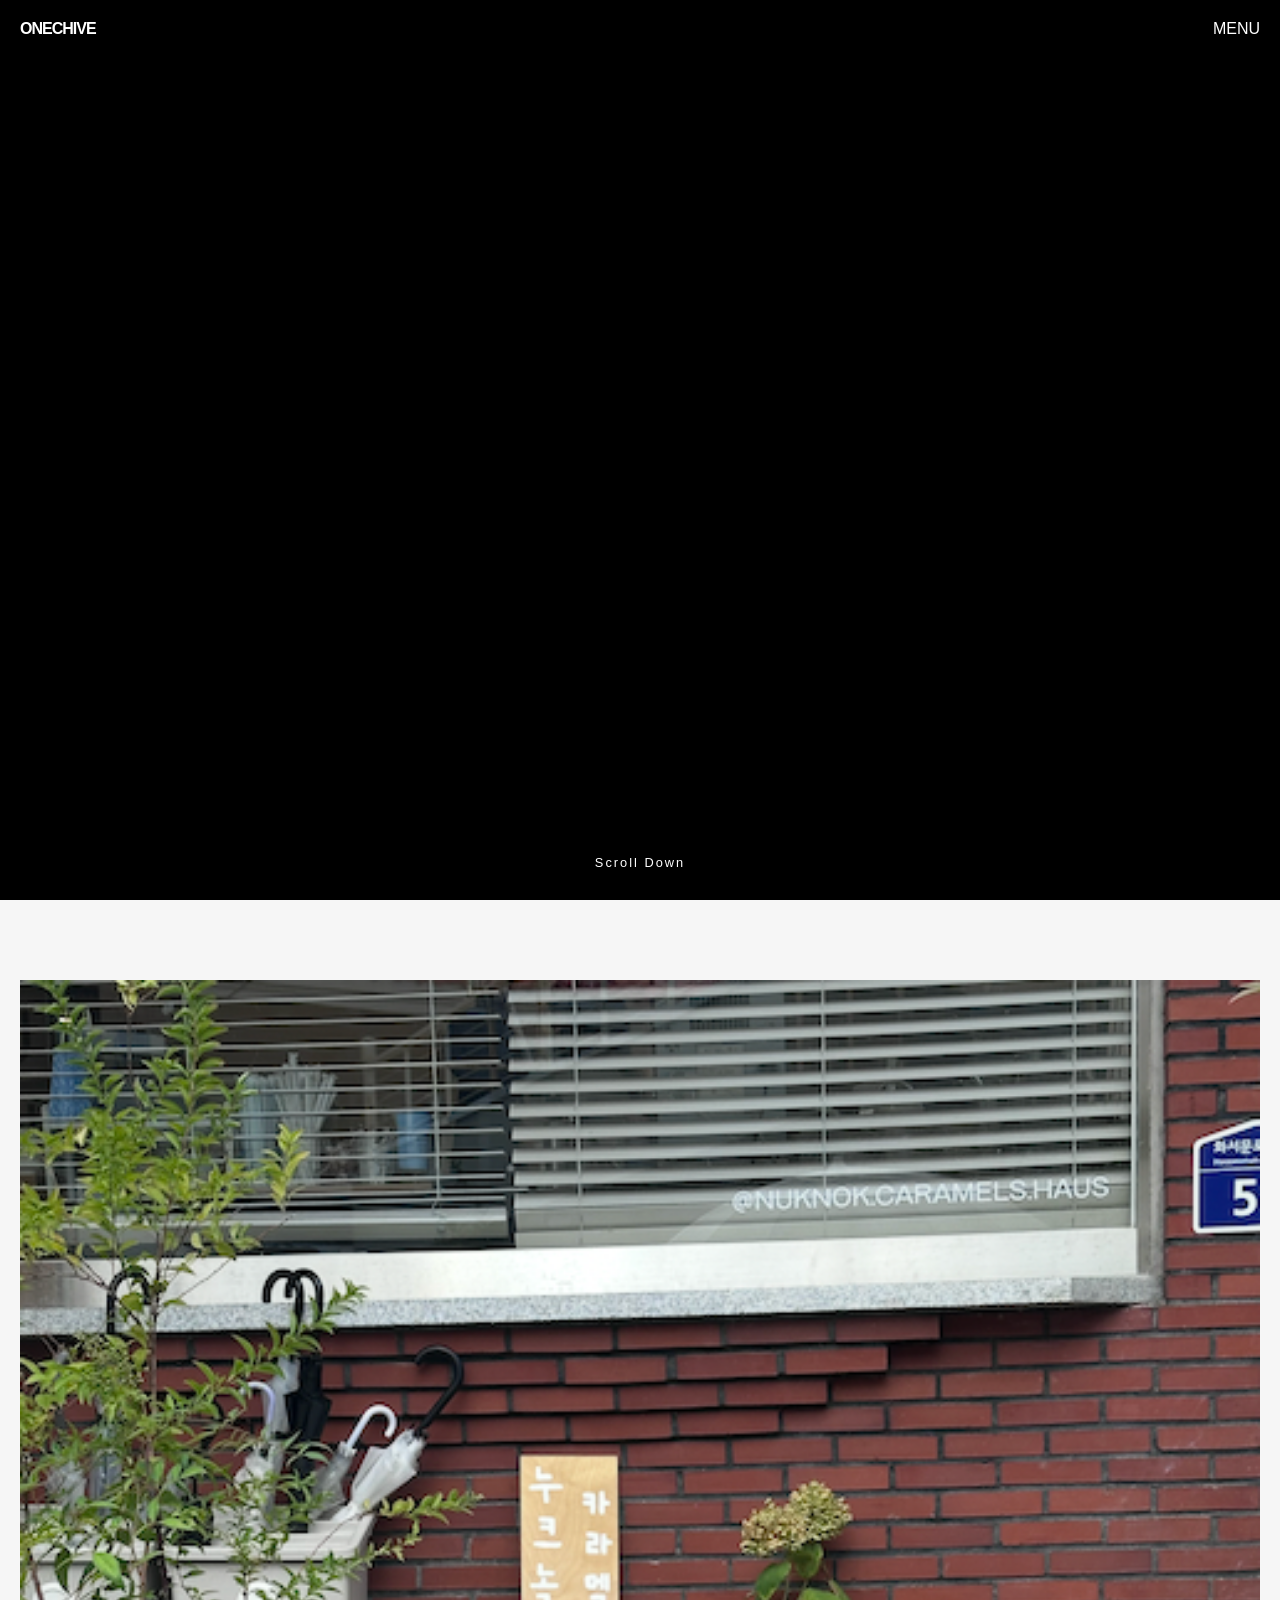
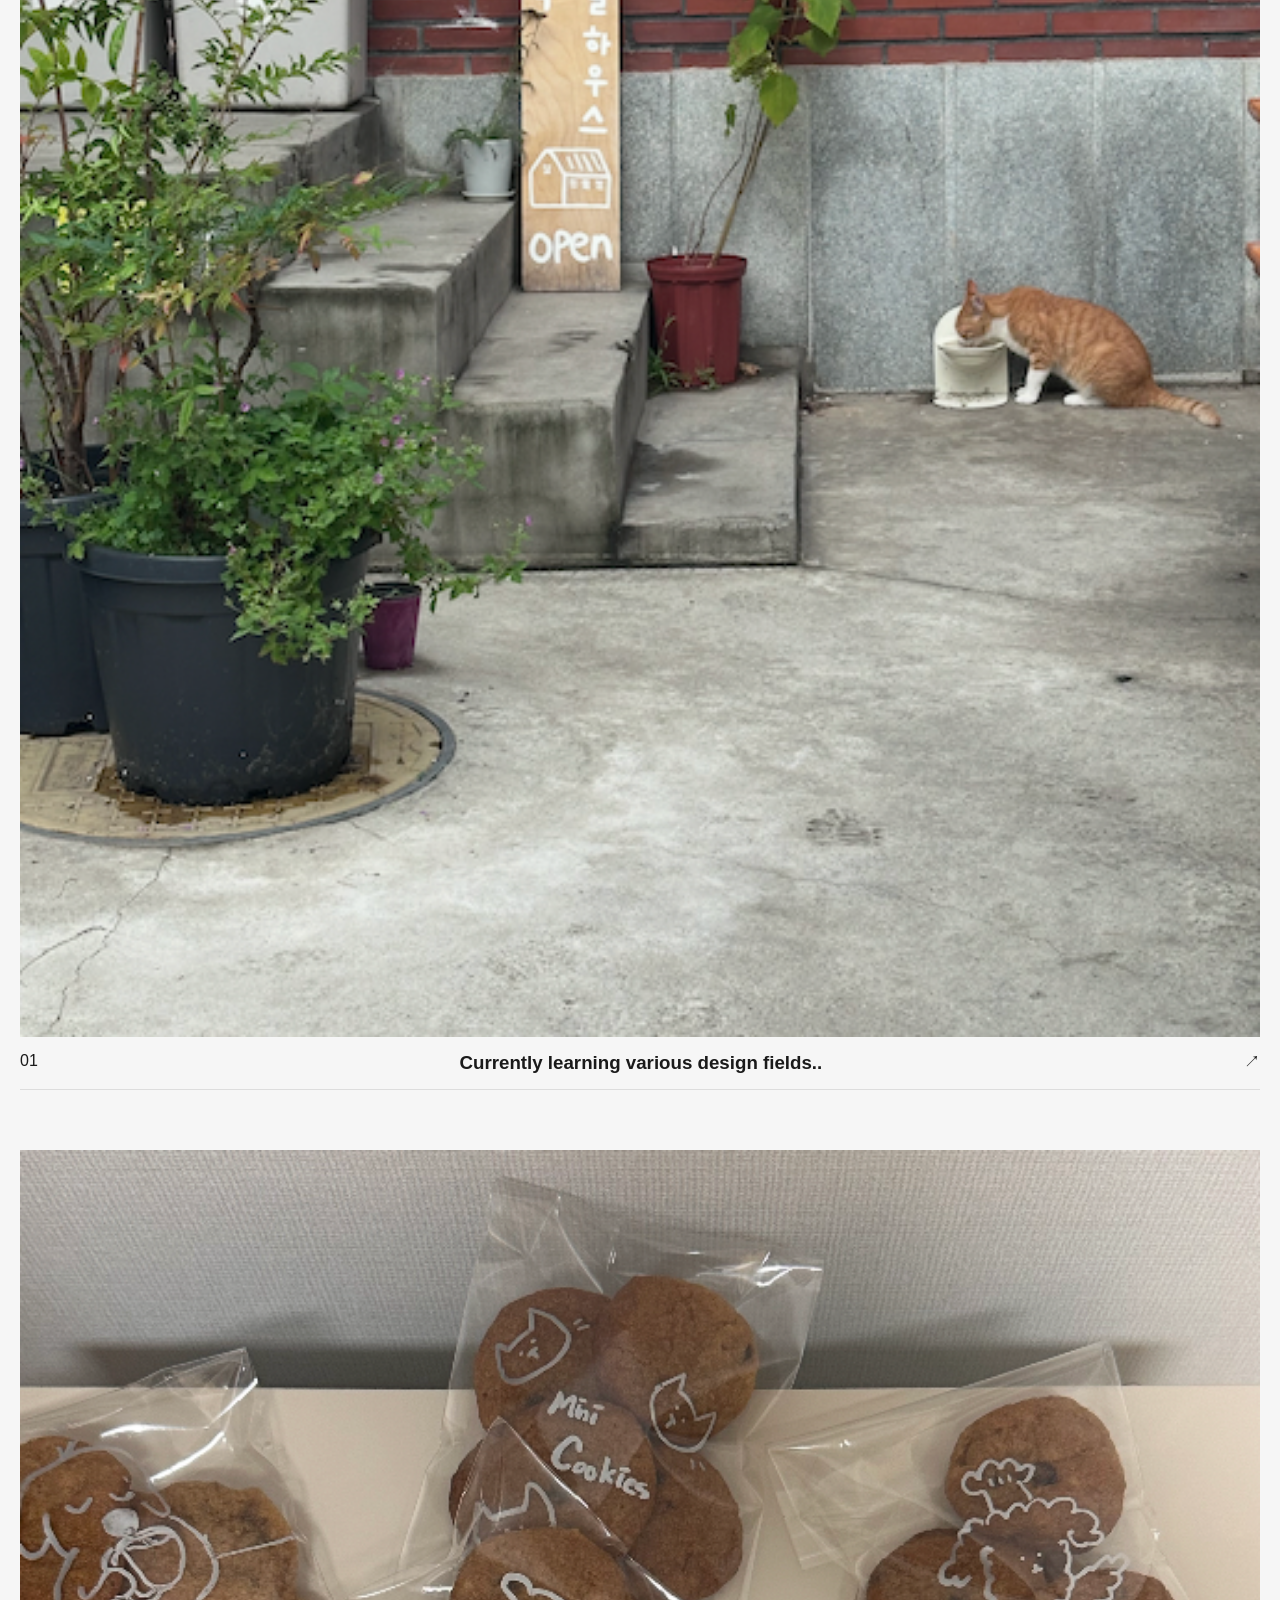
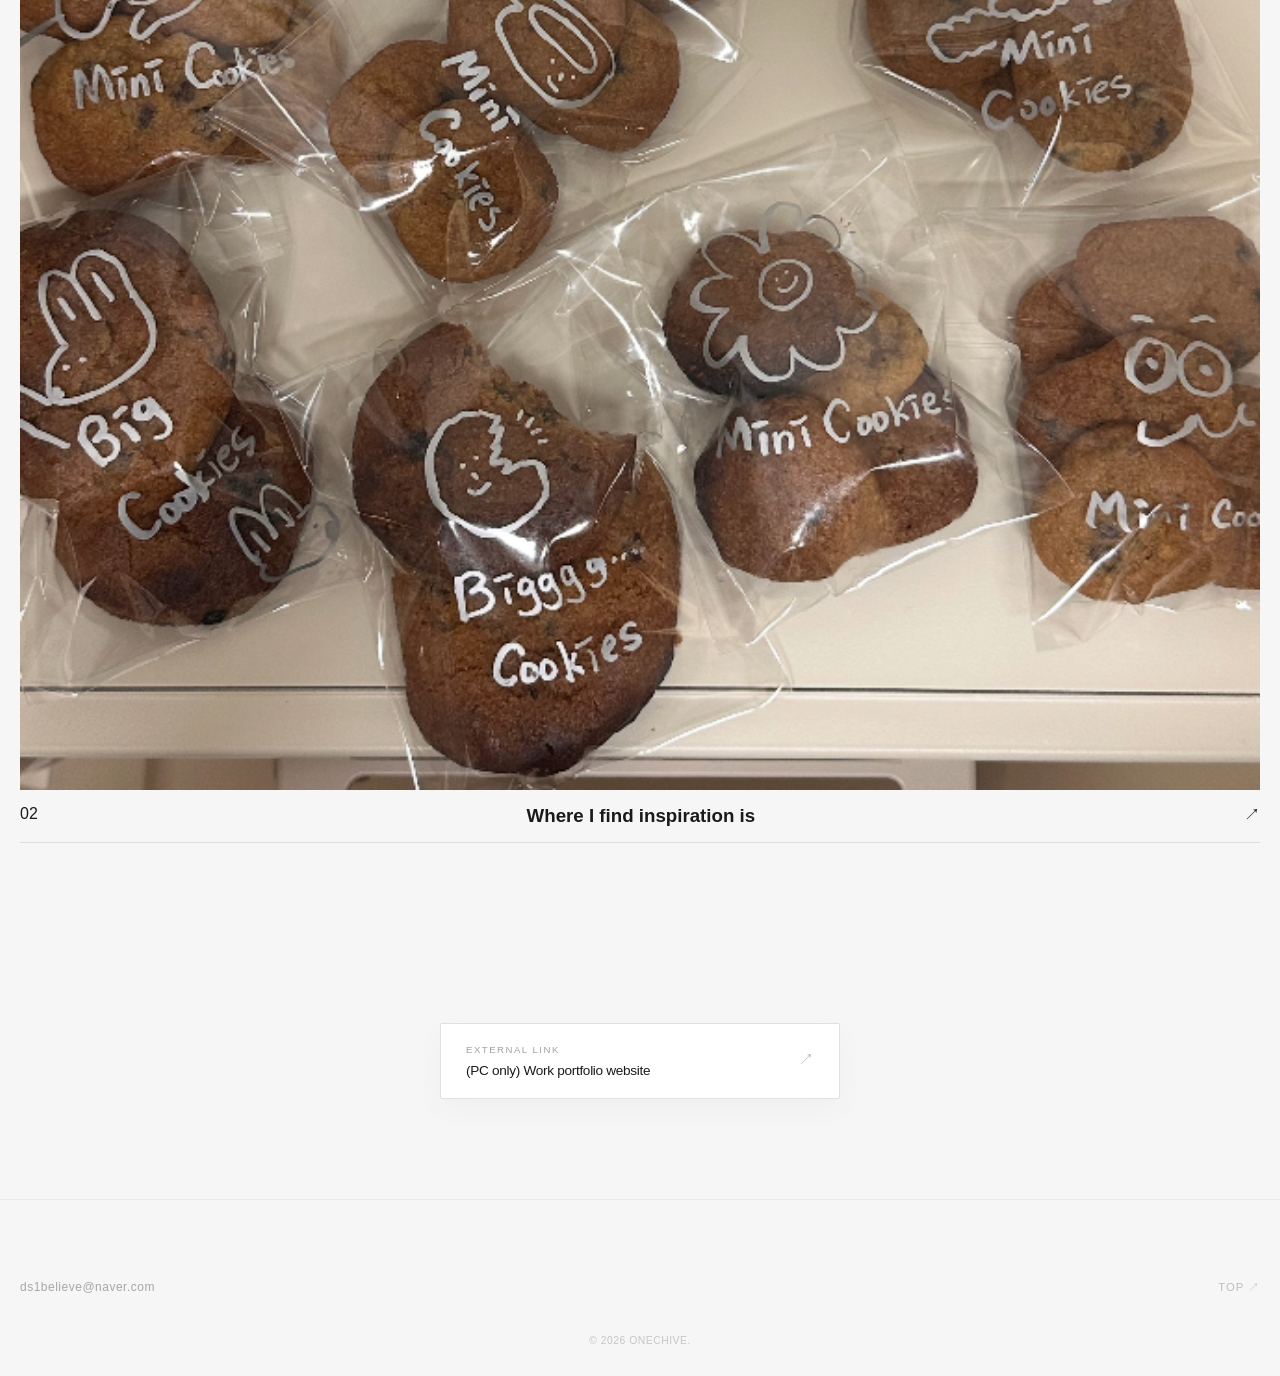
<file: index.html>
<!DOCTYPE html>
<html lang="ko">
<head>
    <meta charset="UTF-8">
    <meta name="viewport" content="width=device-width, initial-scale=1.0">
    <title>ONECHIVE</title>
    <link rel="preconnect" href="https://fonts.googleapis.com">
    <link rel="stylesheet" href="style.css">
</head>
<body>

<section class="intro">
    <div class="floating-img img1"><img src="img/main10.png"></div>
    <div class="floating-img img2"><img src="img/main06.png"></div>
    <div class="floating-img img3"><img src="img/main08.png"></div>
    <div class="floating-img img4"><img src="img/main04.png"></div>
    <div class="floating-img img5"><img src="img/main05.png"></div>
    <div class="scroll-hint">Scroll Down</div>
</section>

    <header>
        <div class="logo">ONECHIVE</div>
        <div class="menu-open-btn">MENU</div>
    </header>

<div class="menu-overlay">
        <div class="menu-close-btn">Close</div>
        <nav class="menu-links">
            <a href="index.html">00 <span class="menu-sub">Home</span></a> <br>
            <a href="work01.html">01 <span class="menu-sub">Design Fields</span></a> <br>
            <a href="work02.html">02 <span class="menu-sub">Inspiration</span></a>
        </nav>
    </div>

    <main id="work">
        <section class="gallery">
            <a href="work01.html" class="item fade-in">
                <div class="img-box"><img src="img/main01.png" alt="Urban Silence Thumbnail"></div>
                <div class="item-info">
                    <span>01</span>
                    <h3>Currently learning various design fields..</h3>
                    <span class="arrow">↗</span>
                </div>
            </a>

            <a href="work02.html" class="item fade-in">
                <div class="img-box"><img src="img/main02.png" alt="Urban Silence Thumbnail"></div>
                <div class="item-info">
                    <span>02</span>
                    <h3>Where I find inspiration is</h3>
                    <span class="arrow">↗</span>
                </div>
            </a>


        </section>
    </main>


    <div class="pc-link-wrapper fade-in">
        <a href="https://onechive.github.io/ONECHIVE_/" target="_blank" class="pc-link-card">
            <div class="pc-link-content">
                <span class="pc-tag">External Link</span>
                <h4 class="pc-title">(PC only) Work portfolio website </h4>
            </div>
            <span class="pc-arrow">↗</span>
        </a>
    </div>

    <footer>
    <div class="footer-minimal">
        <a href="mailto:yourname@email.com" class="footer-email">ds1believe@naver.com</a>
        <div class="scroll-up" onclick="scrollToTop()">
            top ↗
        </div>
    </div>
    <div class="footer-bottom">
        <span>© 2026 ONECHIVE.</span>
    </div>
</footer>

    <script src="script.js"></script>
</body>
</html>
</file>
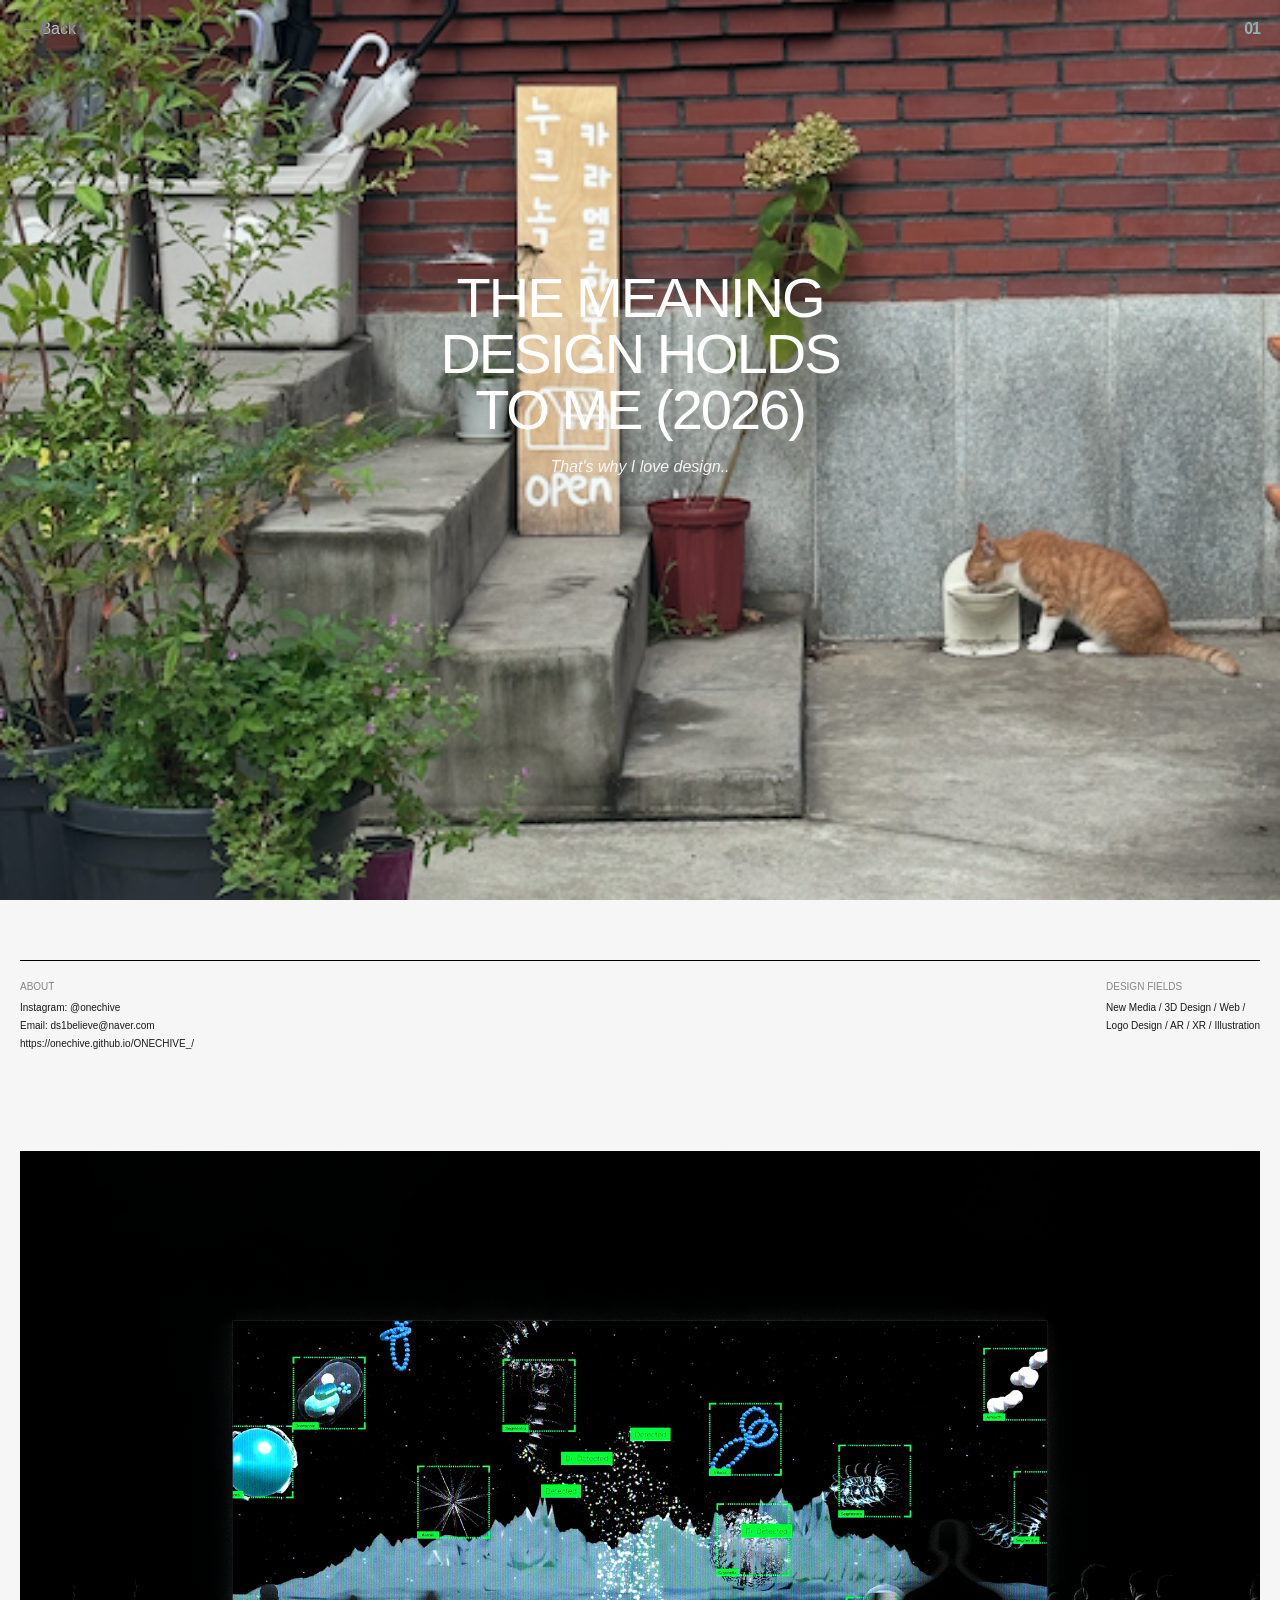
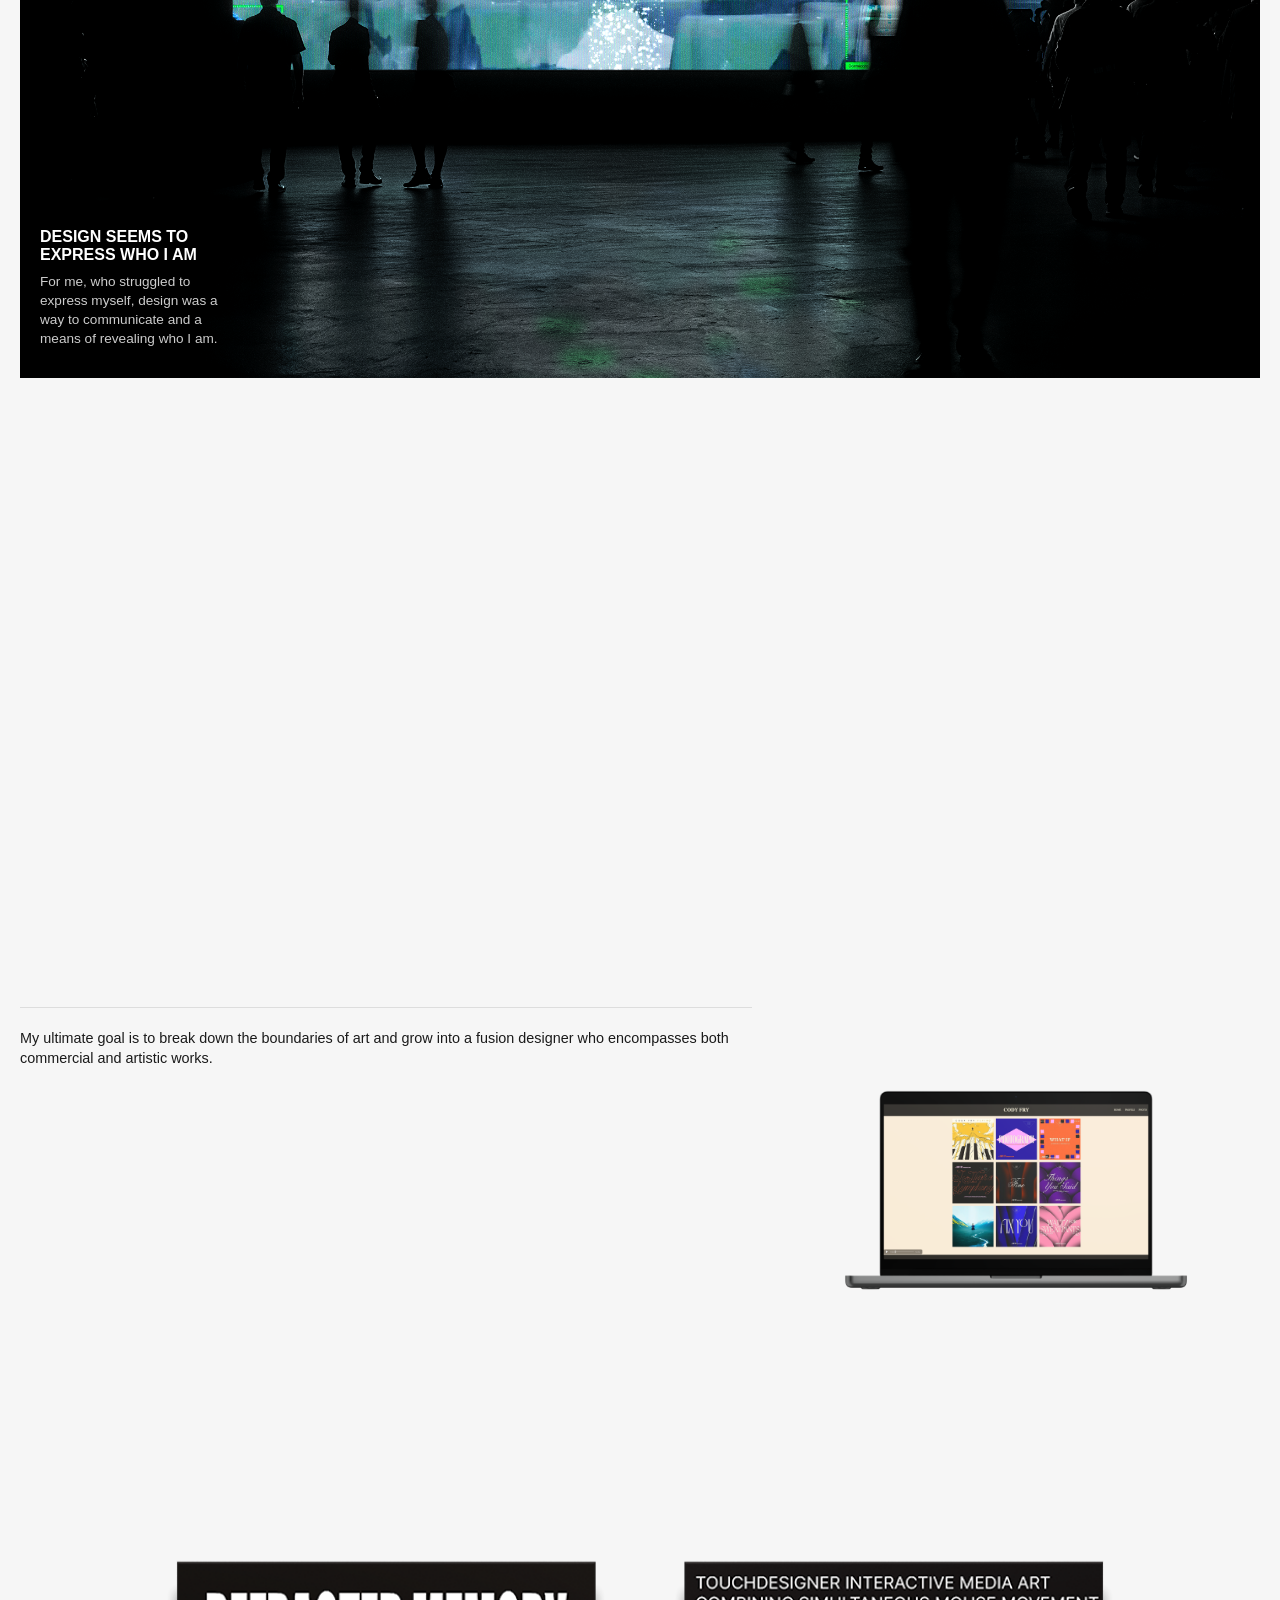
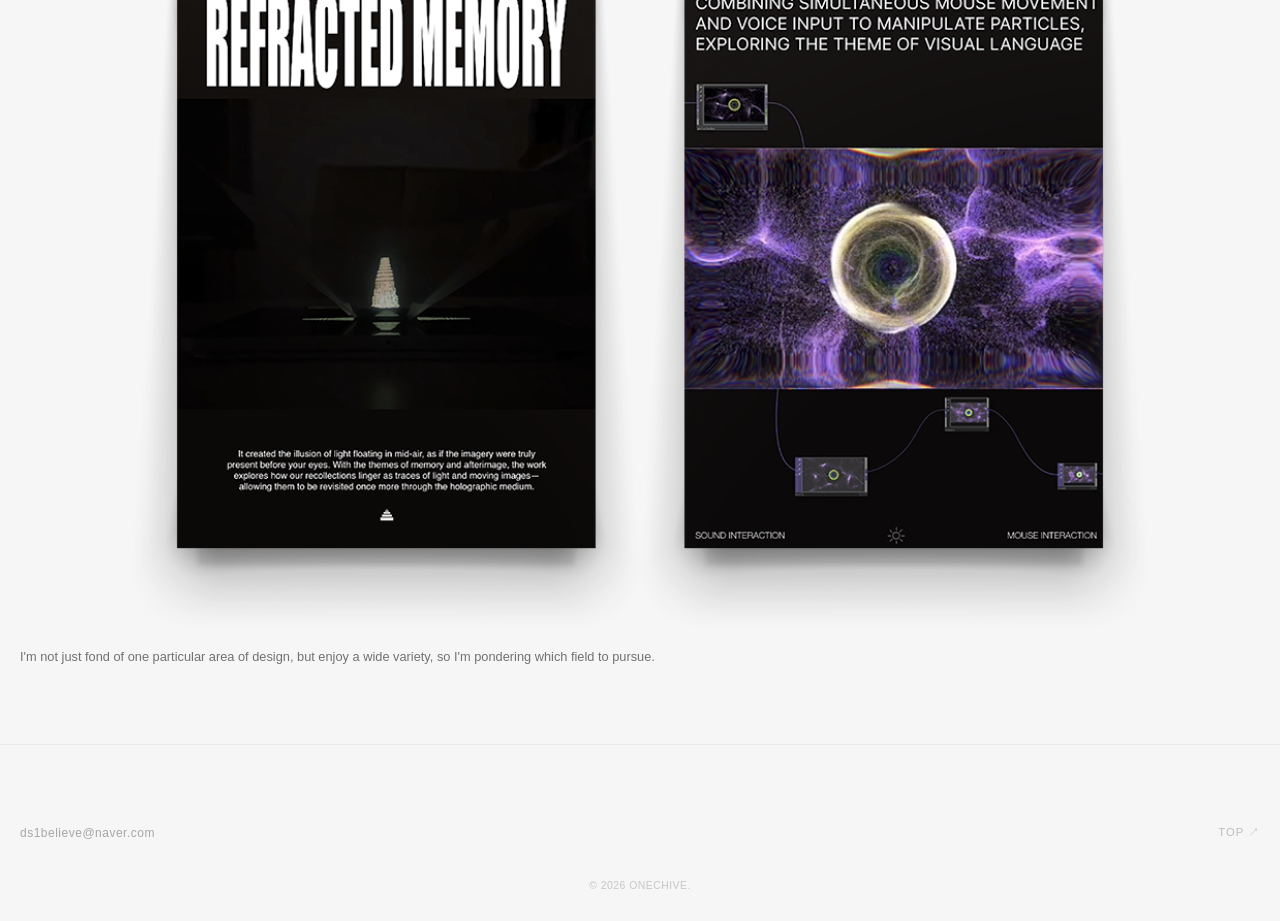
<file: work01.html>
<!DOCTYPE html>
<html lang="ko">
<head>
    <meta charset="UTF-8">
    <meta name="viewport" content="width=device-width, initial-scale=1.0">
    <title>Work 01 - Detail</title>
    <link rel="preconnect" href="https://fonts.googleapis.com">
    <link rel="stylesheet" href="style.css">
</head>
<body>

    <header>
        <div class="back-btn" onclick="history.back()">← Back</div>
        <div class="logo">01</div>
    </header>

    <section class="detail-hero">
        <div class="slider-container">
            <div class="slide active"><img src="img/main01.png" alt="Urban Silence Thumbnail"></div>
            <div class="slide"><img src="img/flower1.png" alt="Urban Silence Thumbnail"></div>
            <div class="slide"><img src="img/main03.png" alt="Urban Silence Thumbnail"></div>
        </div>
        
        <div class="hero-text-overlay">
            <h1 class="main-title">The meaning<br>design holds<br>to me (2026)</h1>
            <p class="subtitle">That's why I love design..</p>
        </div>
    </section>

    <section class="detail-info-grid fade-in">
        <div class="info-row">
            <div class="info-item">
                <span class="info-label">ABOUT</span>
                <span class="info-value">Instagram: @onechive <br> Email: ds1believe@naver.com <br> https://onechive.github.io/ONECHIVE_/ </span>
            </div>
            <div class="info-item">
                <span class="info-label">Design Fields</span>
                <span class="info-value">New Media / 3D Design / Web / <br> Logo Design / AR / XR / Illustration</span>
            </div>
        </div>
    </section>

<section class="detail-gallery">
    <div class="overlap-container fade-in">
        <div class="gallery-item full">
            <img src="img/work06.png" alt="Detail 01">
            <div class="text-on-image">
                <h3>Design seems to express who I am</h3>
                <p>For me, who struggled to express myself, design was a way to communicate and a means of revealing who I am. </p>
            </div>
        </div>
    </div>

    <div class="gallery-row">
        <div class="gallery-item small fade-in">
            <img src="img/work07.jpg" alt="Detail 05">
            <div class="text-on-image top-left">
            </div>
        </div>
        <div class="gallery-item side-text fade-in">
            <p>I'm currently fascinated by the appeal of media art, which showcases the fusion of various design fields.</p>
        </div>
    </div>

    <div class="gallery-row reverse">
        <div class="gallery-item side-text fade-in">
            <p>My ultimate goal is to break down the boundaries of art and grow into a fusion designer who encompasses both commercial and artistic works.</p>
        </div>
        <div class="gallery-item large fade-in">
            <img src="img/work08.png" alt="Detail 06">
            <div class="text-on-image top-right">

            </div>
        </div>
    </div>

    <div class="gallery-center fade-in">
        <div class="gallery-item medium">
            <img src="img/work09.png" alt="Detail 07">
            <div class="caption">I'm not just fond of one particular area of design, but enjoy a wide variety, so I'm pondering which field to pursue. </div>
        </div>
    </div>

</section>

    <footer>
    <div class="footer-minimal">
        <a href="mailto:yourname@email.com" class="footer-email">ds1believe@naver.com</a>
        <div class="scroll-up" onclick="scrollToTop()">
            top ↗
        </div>
    </div>
    <div class="footer-bottom">
        <span>© 2026 ONECHIVE.</span>
    </div>
</footer>

    <script src="script.js"></script>
</body>
</html>
</file>
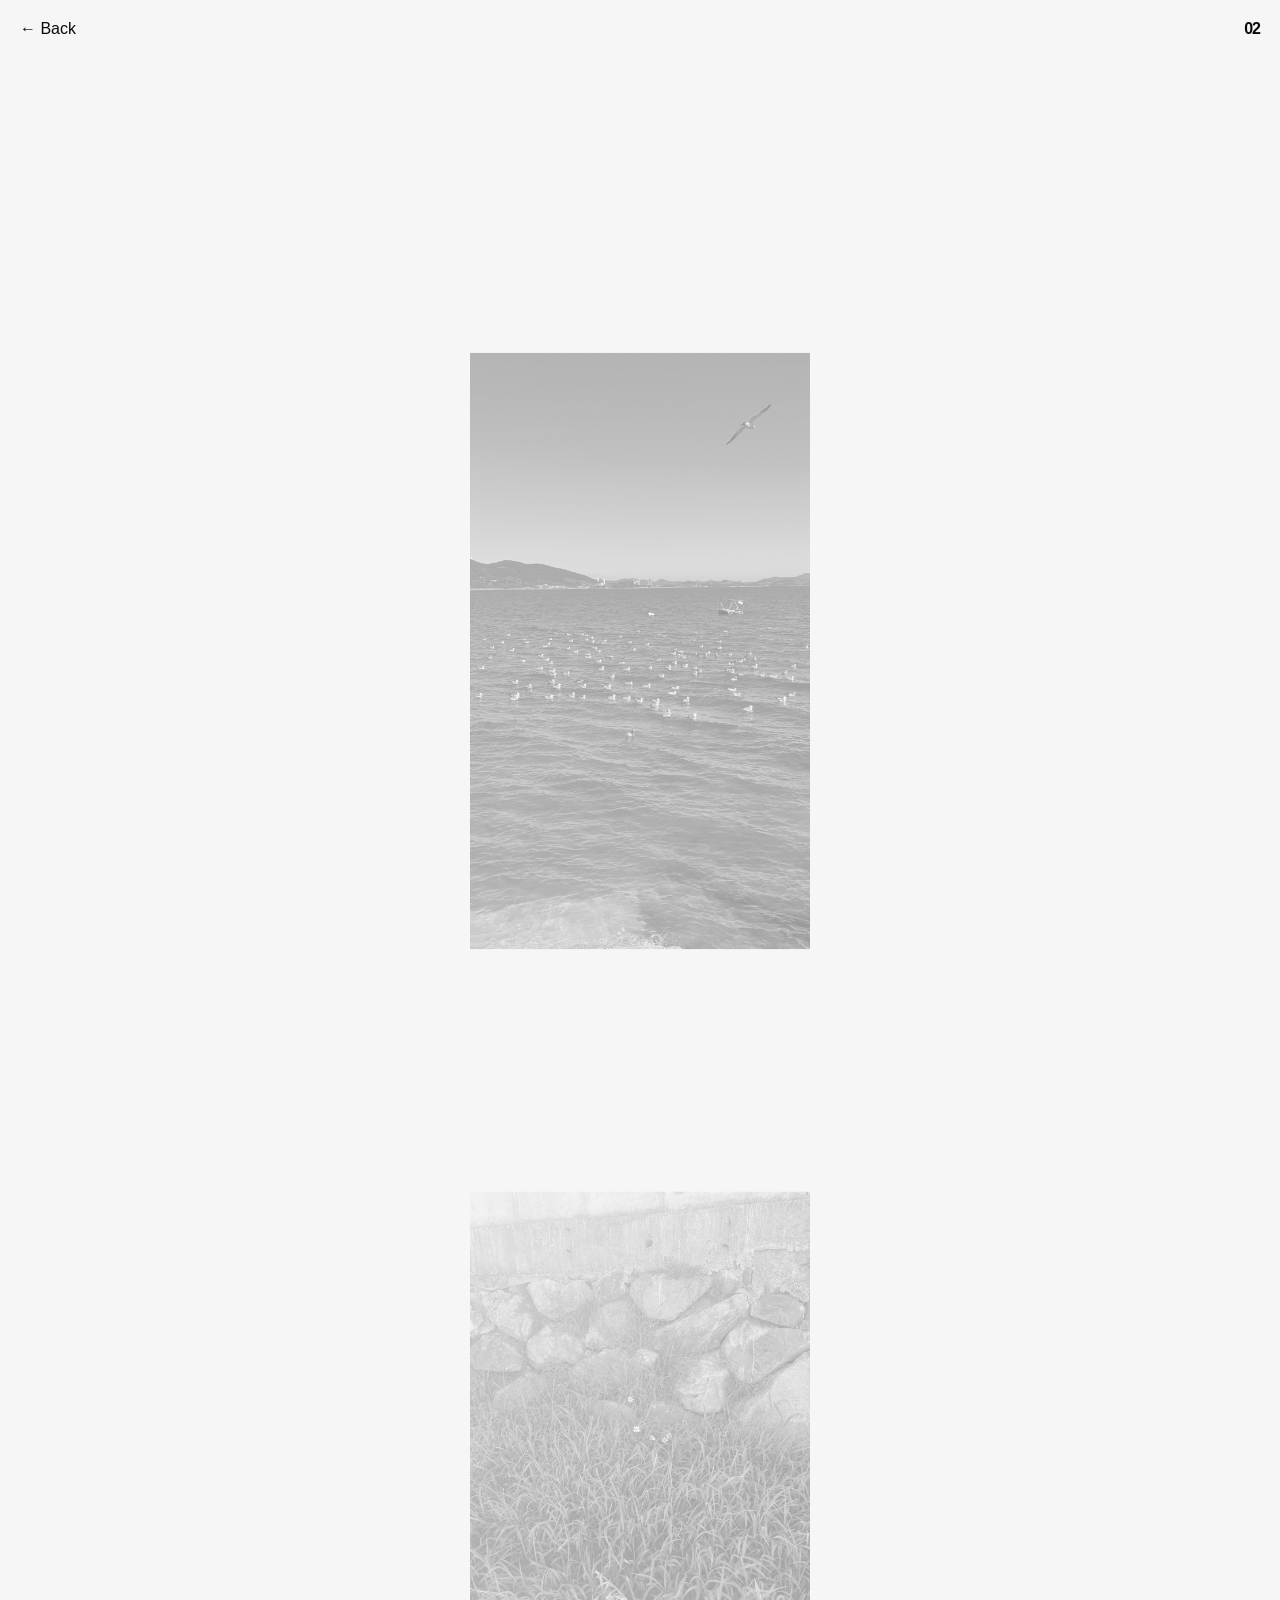
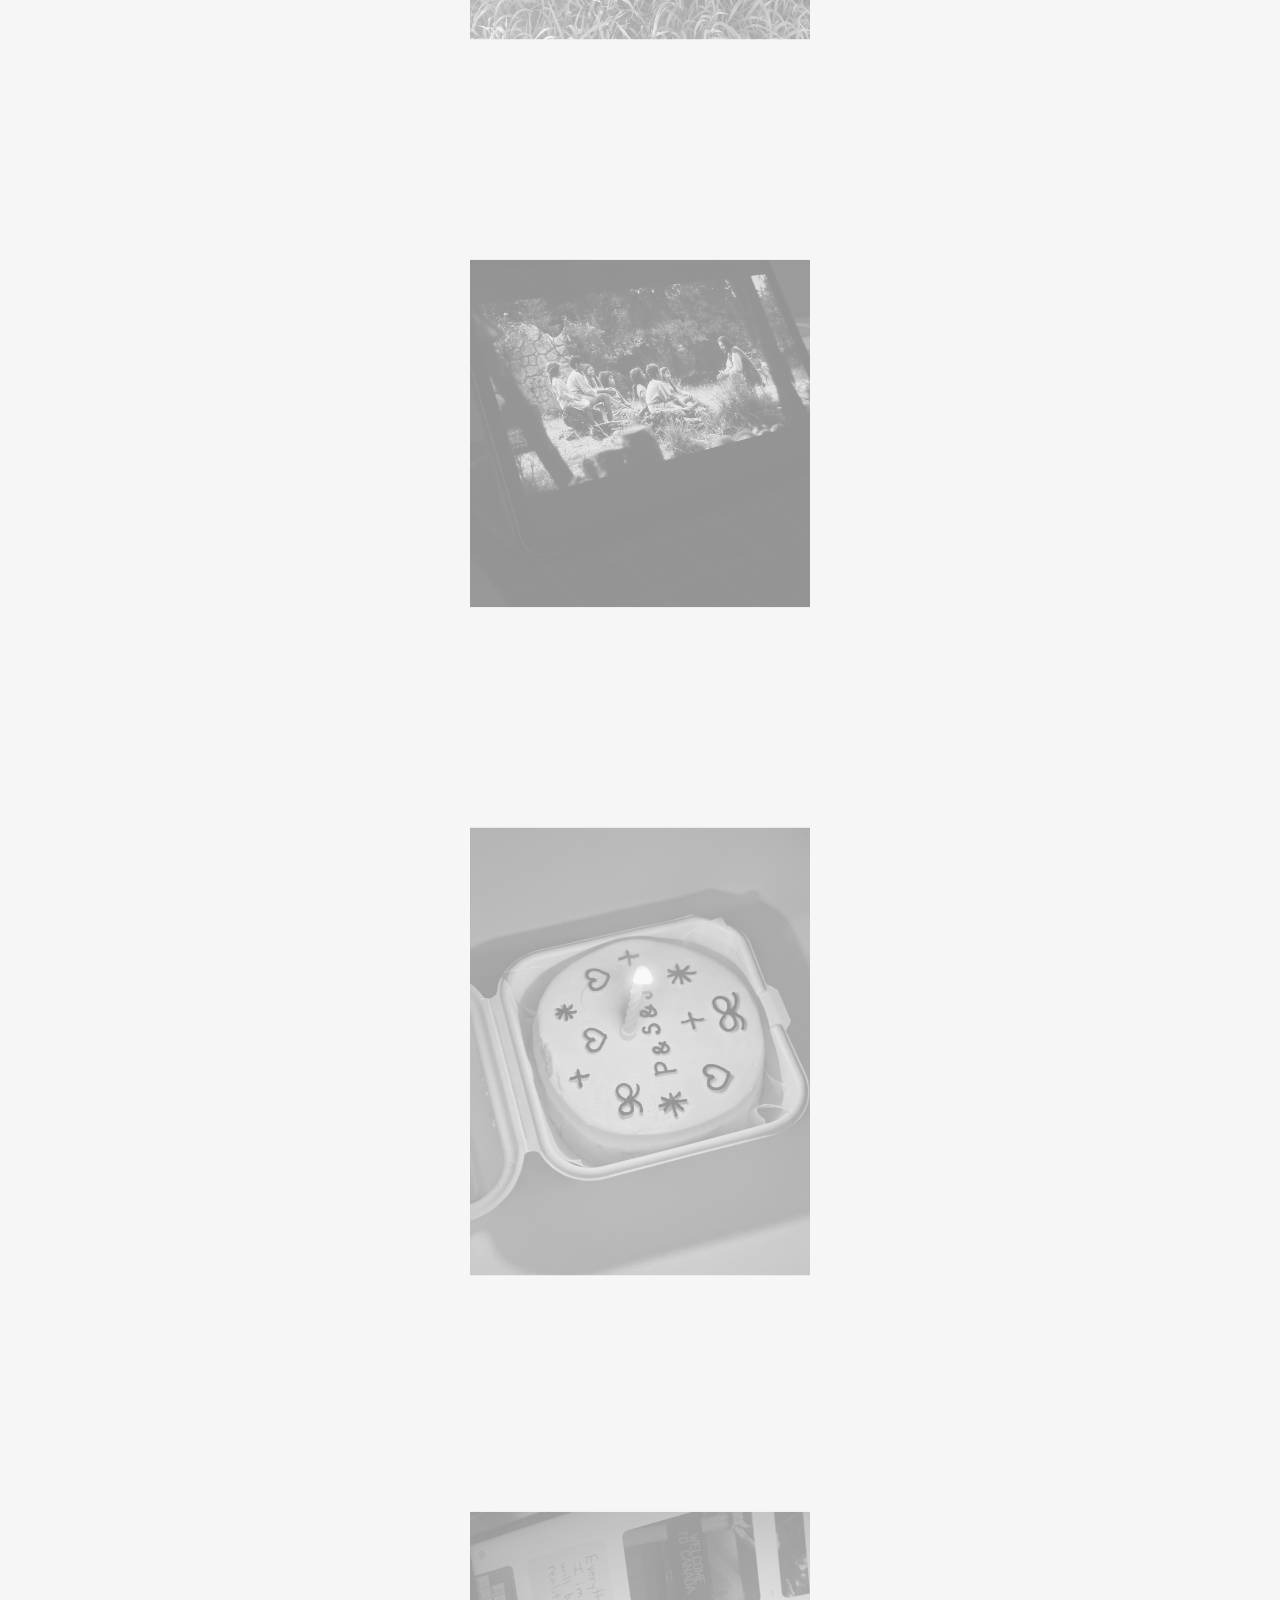
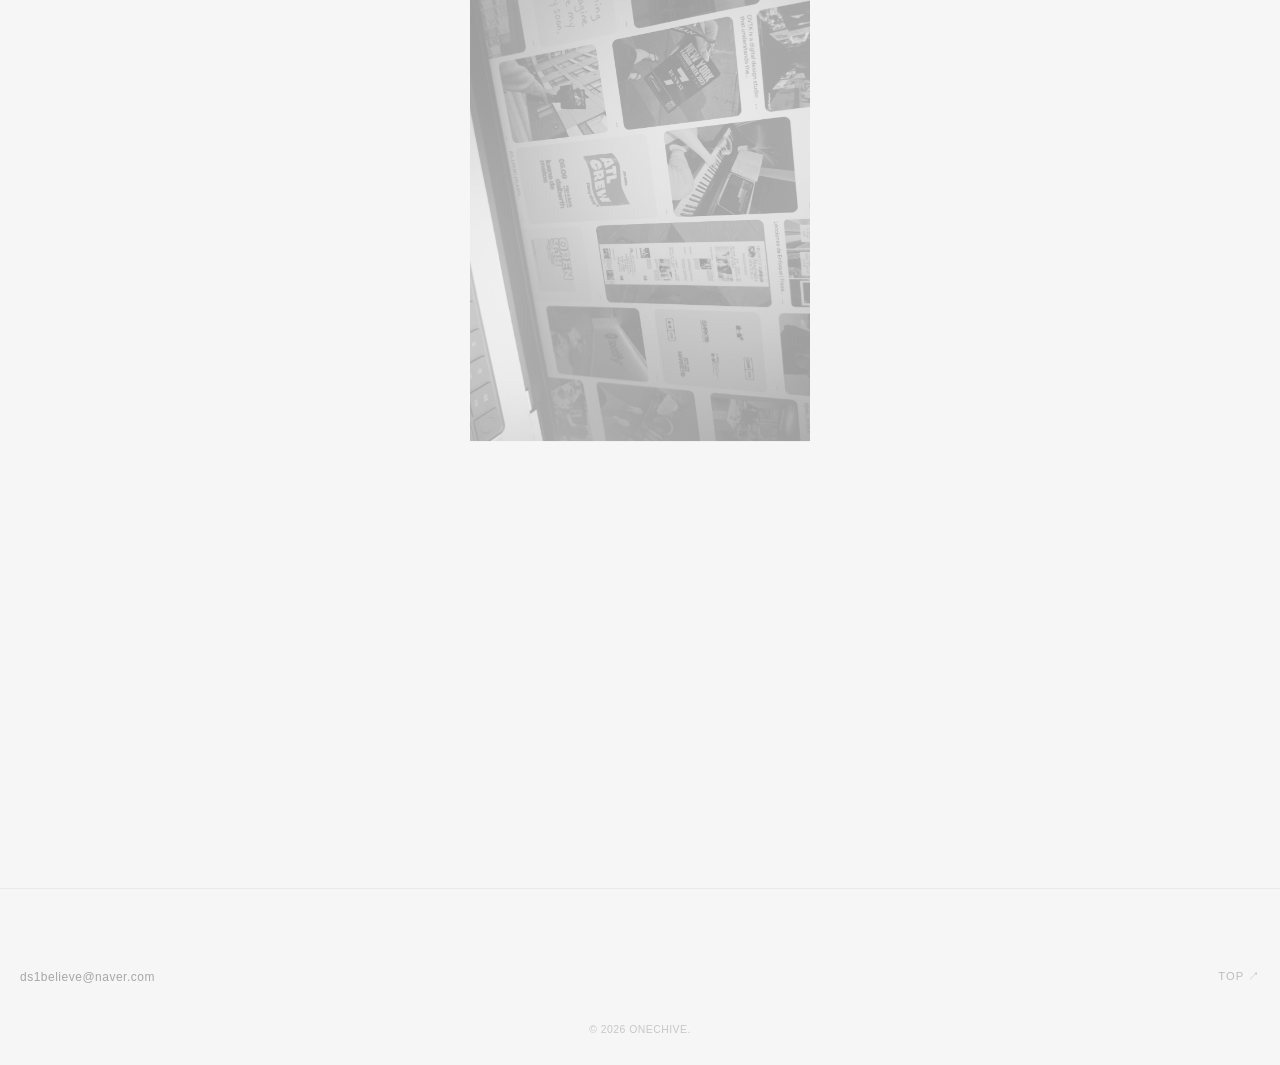
<file: work02.html>
<!DOCTYPE html>
<html lang="ko">
<head>
    <meta charset="UTF-8">
    <meta name="viewport" content="width=device-width, initial-scale=1.0">
    <title>Work 02 - Gallery Interaction</title>
    <link rel="preconnect" href="https://fonts.googleapis.com">
    <link rel="stylesheet" href="style.css">
</head>
<body>

    <header>
        <div class="back-btn" onclick="history.back()">← Back</div>
        <div class="logo">02</div>
    </header>

    <main class="interaction-gallery">
<main class="interaction-gallery">
        <div class="scroll-item">
            <div class="scroll-img-box">
                <img src="img/work01.jpg" alt="A village overlooking the sea">
                <div class="img-gradient"></div> 
                <div class="scroll-text-box">
                    <span class="num">01</span>
                    <h3>A village overlooking the sea</h3>
                    <p>Having lived in a village overlooking the sea since childhood, I feel close to nature.</p>
                </div>
            </div>
        </div>

        <div class="scroll-item">
            <div class="scroll-img-box">
                <img src="img/work02.jpg" alt="Natural Flow">
                <div class="img-gradient"></div>
                <div class="scroll-text-box">
                    <span class="num">02</span>
                    <h3>The beauty of nature</h3>
                    <p>The healing we receive from nature is profound.<br> TMI: I listen to natural ASMR while doing design work. </p>
                </div>
            </div>
        </div>

        <div class="scroll-item">
            <div class="scroll-img-box">
                <img src="img/work03.jpg" alt="Modern Texture">
                <div class="img-gradient"></div>
                <div class="scroll-text-box">
                    <span class="num">03</span>
                    <h3>Film</h3>
                    <p>My love for design began with films, so I draw a great deal of inspiration from them.</p>
                </div>
            </div>
        </div>

        <div class="scroll-item">
            <div class="scroll-img-box">
                <img src="img/work04.jpg" alt="Soft Contrast">
                <div class="img-gradient"></div>
                <div class="scroll-text-box">
                    <span class="num">04</span>
                    <h3>Friend</h3>
                    <p>Meeting friends occasionally without feeling awkward is like being transported back to childhood. </p>
                </div>
            </div>
        </div>

        <div class="scroll-item">
            <div class="scroll-img-box">
                <img src="img/work05.jpg" alt="Deep Archive">
                <div class="img-gradient"></div>
                <div class="scroll-text-box">
                    <span class="num">05</span>
                    <h3>Reference</h3>
                    <p>Every day, learning something new and discovering the world of design opens up through looking at references...</p>
                </div>
            </div>
        </div>
    </main>
    </main>
    <footer>
    <div class="footer-minimal">
        <a href="mailto:yourname@email.com" class="footer-email">ds1believe@naver.com</a>
        <div class="scroll-up" onclick="scrollToTop()">
            top ↗
        </div>
    </div>
    <div class="footer-bottom">
        <span>© 2026 ONECHIVE.</span>
    </div>
</footer>

    <script src="script.js"></script>
</body>
</html>
</file>
<file: style.css>
/* 1. 공통 초기화 및 변수 */
* {
    margin: 0;
    padding: 0;
    box-sizing: border-box;
    font-family: 'Inter', sans-serif;
    text-decoration: none;
    color: inherit;
}

body {
    background: #f6f6f6;
    color: #1a1a1a;
    overflow-x: hidden;
}

/* 2. 공통 헤더 및 메뉴 (메인 & 상세 공용) */
header {
    position: fixed;
    top: 0;
    width: 100%;
    padding: 20px;
    display: flex;
    justify-content: space-between;
    align-items: center;
    z-index: 100;
    mix-blend-mode: difference;
    color: white;
}

/* 메뉴 숫자 옆 서브 텍스트 스타일 */
.menu-links a {
    display: flex;
    align-items: baseline;
    gap: 20px;
    font-size: 5rem;
    line-height: 1.1;
    transition: 0.4s ease;
    font-family: 'Inter', sans-serif;
}

.menu-sub {
    font-size: 1rem;
    font-weight: 300;
    text-transform: uppercase;
    letter-spacing: 2px;
    opacity: 0;
    transition: 0.4s ease;
    font-family: 'Inter', sans-serif;
}

/* 메뉴에 마우스 올렸을 때(호버) 효과 */
.menu-links a:hover {
    padding-left: 20px;
}

.menu-links a:hover .menu-sub {
    opacity: 1;
}

.logo {
    font-weight: bold;
    letter-spacing: -1px;
}

.back-btn,
.menu-open-btn {
    cursor: pointer;
    font-weight: 500;
}

/* 3. 메인 페이지 전용 - 인트로 애니메이션 */
.intro {
    position: relative;
    width: 100%;
    height: 100vh;
    background: #000;
    overflow: hidden;
}

.floating-img {
    position: absolute;
    width: 180px;
    height: 240px;
    opacity: 0;
    transform: translateY(20px);
    animation: floatLoop 4s infinite ease-in-out;
}

.floating-img img {
    width: 100%;
    height: 100%;
    object-fit: cover;
}

/* 사진 배치 지연 */
.img1 {
    top: 15%;
    left: 10%;
    animation-delay: 0s;
}

.img2 {
    top: 40%;
    left: 55%;
    animation-delay: 0.5s;
}

.img3 {
    top: 60%;
    left: 15%;
    animation-delay: 1s;
}

.img4 {
    top: 10%;
    left: 60%;
    animation-delay: 1.5s;
}

.img5 {
    top: 45%;
    left: 25%;
    animation-delay: 2s;
}

@keyframes floatLoop {
    0%,
    100% {
        opacity: 0;
        transform: translateY(20px);
    }
    30%,
    70% {
        opacity: 1;
        transform: translateY(0px);
    }
}

.scroll-hint {
    position: absolute;
    bottom: 30px;
    left: 50%;
    transform: translateX(-50%);
    color: white;
    font-size: 0.8rem;
    letter-spacing: 2px;
}

/* 4. 메인 페이지 전용 - 메뉴 오버레이 */
.menu-overlay {
    position: fixed;
    top: 0;
    left: 0;
    width: 100%;
    height: 100%;
    background: #fff;
    z-index: 200;
    display: flex;
    flex-direction: column;
    justify-content: center;
    align-items: center;
    clip-path: circle(0% at 100% 0%);
    transition: 0.6s ease-in-out;
    color: #1a1a1a;
}

.menu-overlay.active {
    clip-path: circle(150% at 100% 0%);
}

.menu-links a {
    font-size: 3rem;
    margin: 15px 0;
    font-weight: bold;
    transition: 0.3s;
}

.menu-links a:hover {
    color: #888;
}

.menu-close-btn {
    position: absolute;
    top: 20px;
    right: 20px;
    font-weight: bold;
    cursor: pointer;
    color: #1a1a1a;
}

/* 5. 공통 갤러리 및 상세 페이지 본문 레이아웃 */
.gallery,
.detail-content {
    padding: 80px 20px;
}

/* 공통 페이드인 애니메이션 */
.fade-in {
    opacity: 0;
    transform: translateY(40px);
    transition: 1s cubic-bezier(0.2, 1, 0.2, 1);
}

.fade-in.visible {
    opacity: 1;
    transform: translateY(0);
}

/* 메인 리스트 아이템 */
.item {
    display: block;
    margin-bottom: 60px;
}

.img-box {
    width: 100%;
    overflow: hidden;
    background: #ddd;
}

.img-box img {
    width: 100%;
    display: block;
    transition: 0.6s ease;
}

.item:hover .img-box img {
    transform: scale(1.05);
}

.item-info {
    display: flex;
    justify-content: space-between;
    padding: 15px 0;
    border-bottom: 1px solid #ddd;
    font-size: 12;
}

/* 6. 상세 페이지 전용 - 히어로 슬라이더 */
.detail-hero {
    position: relative;
    width: 100%;
    height: 100vh;
    overflow: hidden;
}

.slider-container {
    width: 100%;
    height: 100%;
    position: relative;
}

.slide {
    position: absolute;
    top: 0;
    left: 0;
    width: 100%;
    height: 100%;
    opacity: 0;
    transition: transform 1s cubic-bezier(0.7, 0, 0.3, 1), opacity 0.8s ease;
    transform: translateX(100%);
}

.slide.active {
    opacity: 1;
    transform: translateX(0);
}

.slide.prev {
    transform: translateX(-100%);
}

.slide img {
    width: 100%;
    height: 100%;
    object-fit: cover;
}

.hero-text-overlay {
    position: absolute;
    top: 50%;
    left: 50%;
    transform: translate(-50%, -50%);
    text-align: center;
    color: white;
    z-index: 10;
    width: 90%;
}

.title {
    font-size: 4rem;
    font-weight: 300;
    letter-spacing: -2px;
    line-height: 1;
}

.subtitle {
    font-style: italic;
    font-size: 1rem;
    opacity: 0.8;
    margin-top: 10px;
}

/* 상세 페이지 본문 텍스트 스타일링 */
.content-text-box {
    margin-bottom: 60px;
}

.content-text-box h2 {
    font-size: 1.5rem;
    margin-bottom: 20px;
    border-bottom: 1px solid #1a1a1a;
    padding-bottom: 10px;
}

.content-text-box p {
    font-size: 1.1rem;
    line-height: 1.6;
}

.meta-info {
    margin-top: 20px;
    display: flex;
    gap: 20px;
    font-size: 0.8rem;
    text-transform: uppercase;
    opacity: 0.6;
}

footer {
    padding: 40px 20px;
    text-align: center;
    font-size: 0.8rem;
    opacity: 0.5;
}

/* 상세 페이지 상세 레이아웃 수정 */
/* 히어로 텍스트 스타일 수정 (오버라이딩) */
.hero-text-overlay {
    position: absolute;
    bottom: 10%;
    left: 20px;
    top: auto;
    transform: none;
    text-align: left;
    color: white;
    z-index: 5;
}

.label {
    font-size: 0.9rem;
    font-weight: bold;
    display: block;
    margin-bottom: 10px;
}

.main-title {
    font-size: 4.5rem;
    line-height: 0.9;
    letter-spacing: -3px;
    text-transform: uppercase;
    margin-bottom: 20px;
}

.hero-desc {
    font-size: 1rem;
    max-width: 250px;
    opacity: 0.8;
    line-height: 1.4;
}

/* 인포 그리드 (데이터 섹션) */
.detail-info-grid {
    padding: 60px 20px;
    background: #f6f6f6;
}

.info-row {
    display: flex;
    justify-content: space-between;
    margin-bottom: 40px;
    border-top: 1px solid #000;
    padding-top: 20px;
}

.info-label {
    display: block;
    font-size: 10px;
    text-transform: uppercase;
    margin-bottom: 5px;
    opacity: 0.5;
}

.info-value {
    font-size: 10px;
    font-weight: 300;
}

.overview-box h3 {
    font-size: 1rem;
    text-transform: uppercase;
    margin-bottom: 15px;
}

.overview-box p {
    font-size: 1.1rem;
    line-height: 1.5;
    color: #333;
    letter-spacing: -0.5px;
}

/* 갤러리 비대칭 배치 */
.detail-gallery {
    padding: 0 20px 80px;
    display: flex;
    flex-direction: column;
    gap: 40px;
}

.gallery-item img {
    width: 100%;
    display: block;
    object-fit: cover;
}

.gallery-row {
    display: grid;
    grid-template-columns: 1.5fr 1fr;
    gap: 20px;
    align-items: start;
}

.caption {
    font-size: 0.8rem;
    margin-top: 10px;
    opacity: 0.6;
}

.side-text {
    font-size: 0.9rem;
    line-height: 1.4;
    padding-top: 20px;
    border-top: 1px solid #ddd;
}


/* PC 전용 링크 팝업 스타일 */
.pc-link-wrapper {
    display: flex;
    justify-content: center;
    padding: 40px 20px 100px;
}

.pc-link-card {
    display: flex;
    justify-content: space-between;
    align-items: center;
    width: 100%;
    max-width: 400px;
    padding: 20px 25px;
    background: #ffffff;
    border: 0.5px solid #e0e0e0;
    border-radius: 2px;
    transition: all 0.5s cubic-bezier(0.2, 1, 0.2, 1);
    box-shadow: 0 10px 30px rgba(0, 0, 0, 0.03);
}

.pc-link-card:hover {
    transform: translateY(-5px);
    border-color: #1a1a1a;
    box-shadow: 0 15px 40px rgba(0, 0, 0, 0.08);
}

.pc-tag {
    display: block;
    font-size: 0.6rem;
    text-transform: uppercase;
    letter-spacing: 1.5px;
    margin-bottom: 8px;
    opacity: 0.4;
}

.pc-title {
    font-size: 0.85rem;
    font-weight: 400;
    letter-spacing: -0.3px;
    color: #1a1a1a;
}

.pc-arrow {
    font-size: 1rem;
    opacity: 0.3;
    transition: transform 0.3s ease;
}

.pc-link-card:hover .pc-arrow {
    transform: translate(3px, -3px);
    opacity: 1;
}

/* 모바일 화면에서 너무 크지 않게 조절 */
@media (max-width: 480px) {
    .pc-link-card {
        padding: 15px 20px;
    }
    .pc-title {
        font-size: 0.8rem;
    }
}




/* --- 상세 페이지 텍스트 오버레이 스타일 (중앙 재배치용) --- */
.hero-text-overlay {
    position: absolute;
    top: 50%;
    left: 50%;
    transform: translate(-50%, -50%);
    text-align: center;
    color: white;
    z-index: 10;
    width: 90%;
}

.main-title {
    font-size: 3.5rem;
    line-height: 1;
    letter-spacing: -2px;
    text-transform: uppercase;
    font-weight: 300;
}

.subtitle {
    margin-top: 15px;
    font-size: 1rem;
    font-style: italic;
    opacity: 0.9;
}

/* 2. 이미지 내부에 겹쳐지는 텍스트 박스 */
.overlap-container {
    position: relative;
    width: 100%;
}

.text-on-image {
    position: absolute;
    bottom: 30px;
    left: 20px;
    color: white;
    max-width: 200px;
    z-index: 5;
}

.text-on-image h3 {
    font-size: 1rem;
    margin-bottom: 8px;
    text-transform: uppercase;
}

.text-on-image p {
    font-size: 0.85rem;
    line-height: 1.4;
    opacity: 0.8;
}

.text-on-image.top-left {
    top: 20px;
    left: 20px;
    bottom: auto;
}

/* 3. 갤러리 이미지 위치 조정 */
.gallery-item {
    position: relative;
    overflow: hidden;
}

.gallery-item img {
    width: 100%;
    height: auto;
    display: block;
}

/* Work 02: 인터랙션 갤러리 레이아웃 */
.interaction-gallery {
    padding: 150px 0 200px;
    display: flex;
    flex-direction: column;
    align-items: center;
    gap: 150px;
}

.scroll-item {
    position: relative;
    width: 80%;
    max-width: 500px;
    display: flex;
    flex-direction: column;
    align-items: center;
    transition: all 0.8s cubic-bezier(0.2, 1, 0.2, 1);
}

.scroll-img-box {
    position: relative; /* 그라데이션 배치를 위한 기준점 */
    width: 100%;
    overflow: hidden;
    transform: scale(0.85);
    filter: grayscale(100%);
    opacity: 0.4;
    transition: all 1s ease;
}

.scroll-img-box img {
    width: 100%;
    height: auto;
    display: block;
}

/* 이미지 하단 블랙 그라데이션 */
.img-gradient {
    position: absolute;
    bottom: 0;
    left: 0;
    width: 100%;
    height: 50%; /* 하단에서 절반 정도 올라오도록 */
    background: linear-gradient(to top, rgba(0, 0, 0, 0.6) 0%, rgba(0, 0, 0, 0) 100%);
    z-index: 5;
    opacity: 0; /* 평소엔 숨김 */
    transition: opacity 1s ease;
}

.scroll-text-box {
    position: absolute;
    left: -15%;
    top: 50%;
    transform: translateY(-50%);
    z-index: 10;
    opacity: 0;
    pointer-events: none;
    transition: all 0.8s ease;
    /* mix-blend-mode: difference; */ /* 그라데이션을 썼으므로 주석 처리하거나 빼도 됩니다 */
    color: white; /* 텍스트는 흰색으로 고정 */
}

.scroll-text-box .num {
    font-size: 0.8rem;
    font-weight: bold;
    display: block;
}

.scroll-text-box h3 {
    font-size: 2rem;
    text-transform: uppercase;
    line-height: 1.1;
    margin: 10px 0;
    letter-spacing: -1px;
}

.scroll-text-box p {
    font-size: 0.9rem;
    max-width: 150px;
    opacity: 0.8;
}

/* 활성화 상태 (중앙 감지 시) */
.scroll-item.active .scroll-img-box {
    transform: scale(1.05);
    filter: grayscale(0%);
    opacity: 1;
}

/* 활성화 시 그라데이션도 함께 나타남 */
.scroll-item.active .img-gradient {
    opacity: 1;
}

.scroll-item.active .scroll-text-box {
    opacity: 1;
    left: -10%;
}

@media (max-width: 768px) {
    .scroll-text-box {
        left: 20px;
        top: auto;
        bottom: 30px; /* 아래쪽으로 배치 */
        transform: none;
    }

    .scroll-item.active .scroll-text-box {
        left: 20px;
    }
    
    .scroll-text-box h3 {
        font-size: 1.5rem;
    }
}

/* 푸터 */
footer {
    padding: 80px 20px 30px;
    background: #f6f6f6;
    border-top: 0.5px solid #e0e0e0;
}

.footer-minimal {
    display: flex;
    justify-content: space-between;
    align-items: center;
    margin-bottom: 40px;
}

.footer-email {
    font-size: 0.75rem;
    font-weight: 400;
    letter-spacing: 0.5px;
    opacity: 0.7;
    transition: opacity 0.3s ease;
}

.footer-email:hover {
    opacity: 1;
}

.scroll-up {
    font-size: 0.7rem;
    font-weight: 400;
    text-transform: uppercase;
    letter-spacing: 1px;
    cursor: pointer;
    opacity: 0.5;
    transition: opacity 0.3s ease;
}

.scroll-up:hover {
    opacity: 1;
}

.footer-bottom {
    font-size: 0.65rem;
    color: #999;
    letter-spacing: 0.5px;
}

@media (max-width: 480px) {
    .footer-minimal {
        flex-direction: row;
    }
}
</file>
